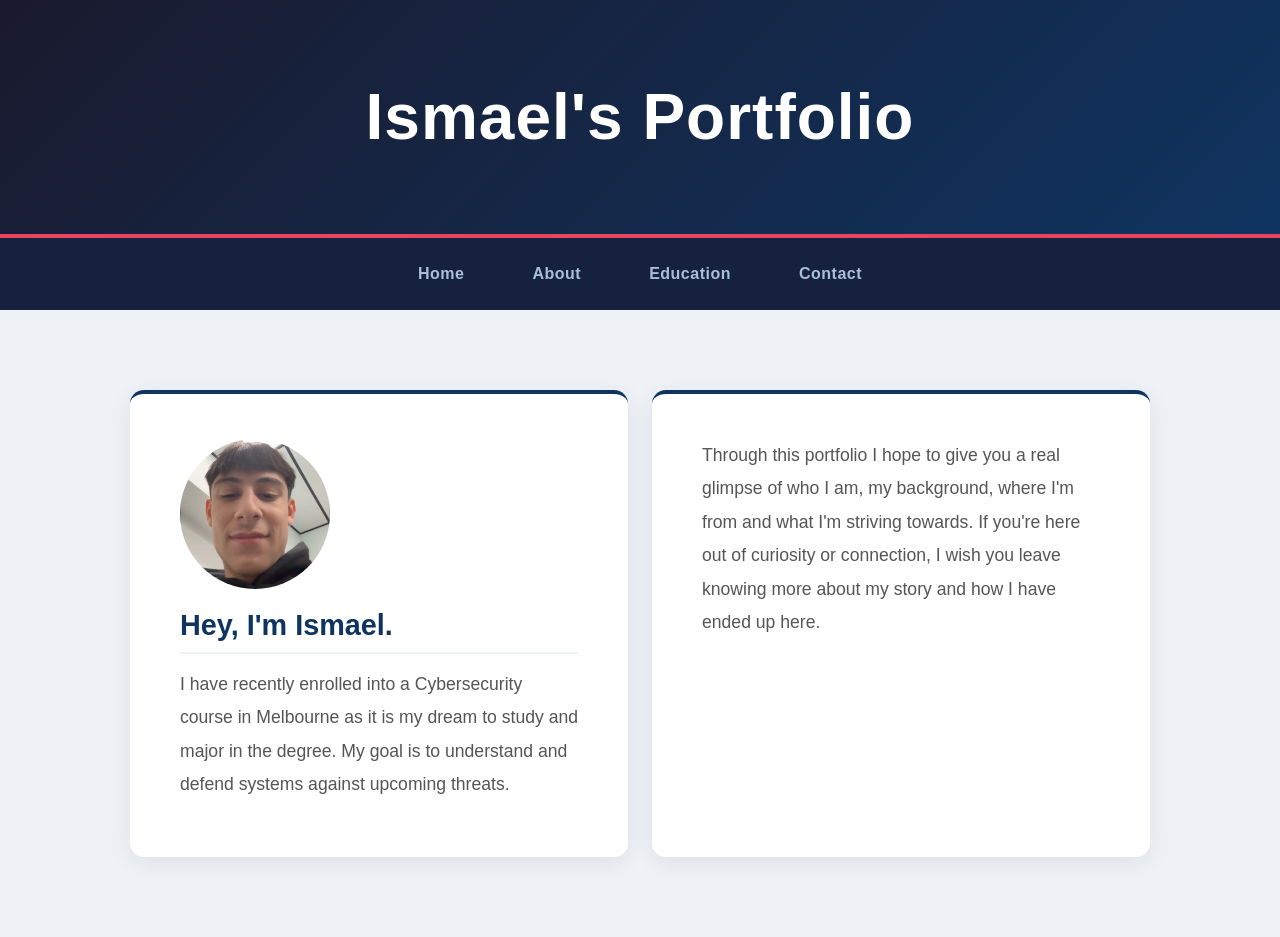
<file: index.html>
<!DOCTYPE html>
<html lang="en">
<head>
  <meta charset="UTF-8" />
  <meta name="viewport" content="width=device-width, initial-scale=1.0"/>
  <title>Ismael's Portfolio</title>
  <link rel="stylesheet" href="style.css">
</head>
<body>

  <header>
    <h1>Ismael's Portfolio</h1>
  </header>

  <nav>
    <a href="index.html">Home</a>
    <a href="about.html">About</a>
    <a href="education.html">Education</a>
    <a href="contact.html">Contact</a>
  </nav>

  <div class="main">

    <div class="intro">
      <img src="Small-man.jpg" alt="Ismael" style="width: 150px; height: 150px; object-fit: cover; border-radius: 50%; display: block; margin-bottom: 20px;">
      <h2>Hey, I'm Ismael.</h2>
      <p>I have recently enrolled into a Cybersecurity course in Melbourne as it is my dream to study and major in the degree. My goal is to understand and defend systems against upcoming threats.</p>
    </div>

    <div class="intro">
      <p>Through this portfolio I hope to give you a real glimpse of who I am, my background, where I'm from and what I'm striving towards. If you're here out of curiosity or connection, I wish you leave knowing more about my story and how I have ended up here.</p>
    </div>

  </div>

</body>
</html>
</file>
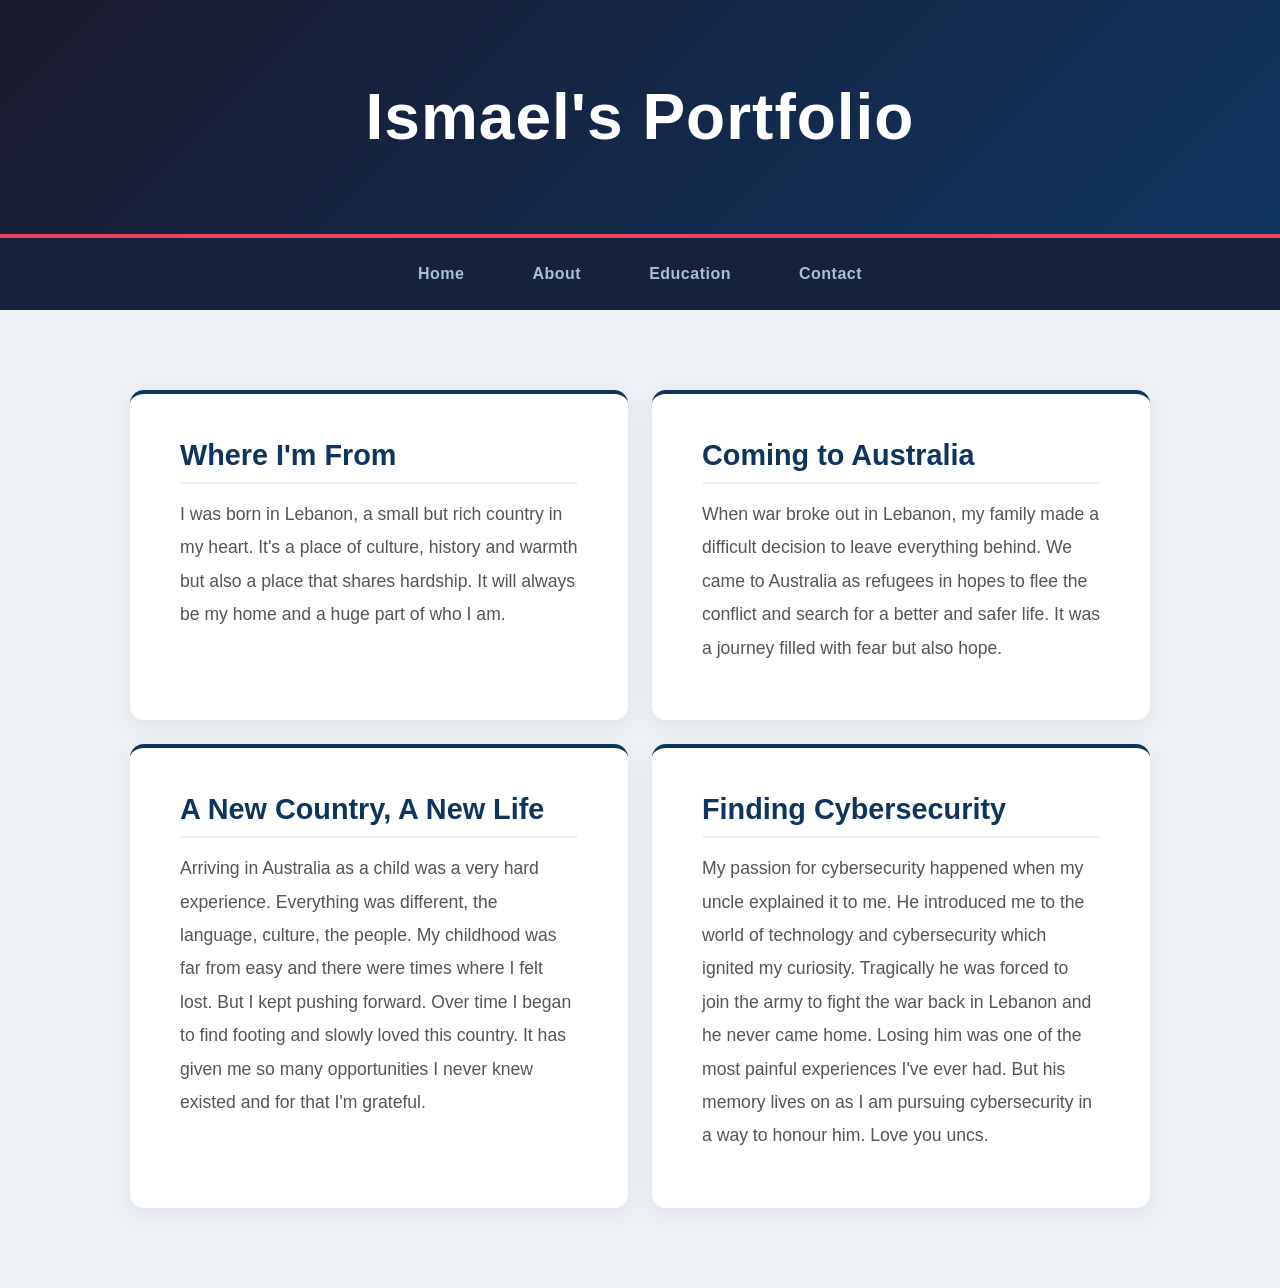
<file: about.html>
<!DOCTYPE html>
<html lang="en">
<head>
  <meta charset="UTF-8" />
  <meta name="viewport" content="width=device-width, initial-scale=1.0"/>
  <title>About — Ismael's Portfolio</title>
  <link rel="stylesheet" href="style.css">
</head>
<body>

  <header>
    <h1>Ismael's Portfolio</h1>
  </header>

  <nav>
    <a href="index.html">Home</a>
    <a href="about.html">About</a>
    <a href="education.html">Education</a>
    <a href="contact.html">Contact</a>
  </nav>

  <div class="main">

    <div class="box">
      <h2>Where I'm From</h2>
      <p>I was born in Lebanon, a small but rich country in my heart. It's a place of culture, history and warmth but also a place that shares hardship. It will always be my home and a huge part of who I am.</p>
    </div>

    <div class="box">
      <h2>Coming to Australia</h2>
      <p>When war broke out in Lebanon, my family made a difficult decision to leave everything behind. We came to Australia as refugees in hopes to flee the conflict and search for a better and safer life. It was a journey filled with fear but also hope.</p>
    </div>

    <div class="box">
      <h2>A New Country, A New Life</h2>
      <p>Arriving in Australia as a child was a very hard experience. Everything was different, the language, culture, the people. My childhood was far from easy and there were times where I felt lost. But I kept pushing forward. Over time I began to find footing and slowly loved this country. It has given me so many opportunities I never knew existed and for that I'm grateful.</p>
    </div>

    <div class="box">
      <h2>Finding Cybersecurity</h2>
      <p>My passion for cybersecurity happened when my uncle explained it to me. He introduced me to the world of technology and cybersecurity which ignited my curiosity. Tragically he was forced to join the army to fight the war back in Lebanon and he never came home. Losing him was one of the most painful experiences I've ever had. But his memory lives on as I am pursuing cybersecurity in a way to honour him. Love you uncs.</p>
    </div>

  </div>

</body>
</html>
</file>
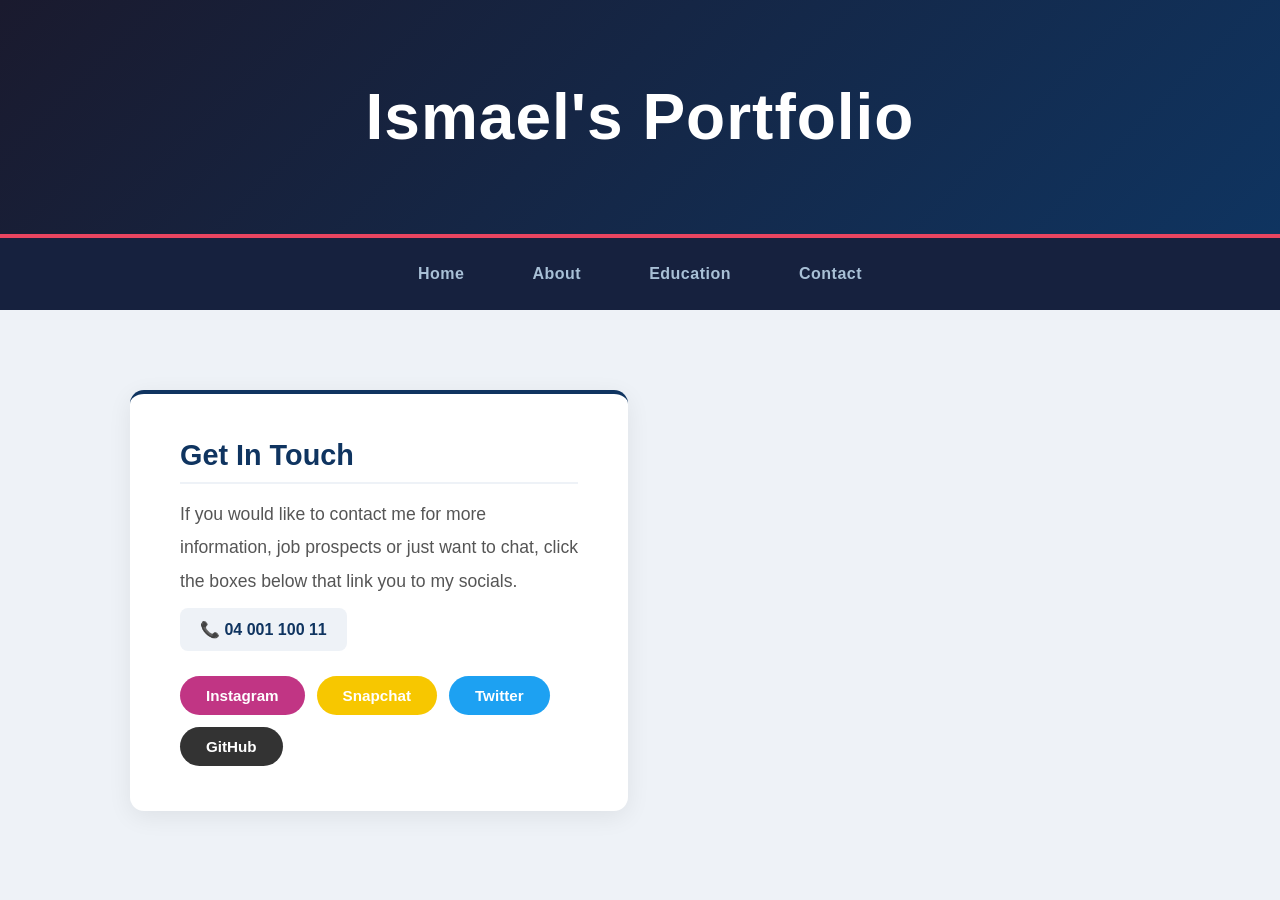
<file: contact.html>
<!DOCTYPE html>
<html lang="en">
<head>
  <meta charset="UTF-8" />
  <meta name="viewport" content="width=device-width, initial-scale=1.0"/>
  <title>Contact — Ismael's Portfolio</title>
  <link rel="stylesheet" href="style.css">
</head>
<body>

  <header>
    <h1>Ismael's Portfolio</h1>
  </header>

  <nav>
    <a href="index.html">Home</a>
    <a href="about.html">About</a>
    <a href="education.html">Education</a>
    <a href="contact.html">Contact</a>
  </nav>

  <div class="main">

    <div class="box">
      <h2>Get In Touch</h2>
      <p>If you would like to contact me for more information, job prospects or just want to chat, click the boxes below that link you to my socials.</p>
      <div class="phone">📞 04 001 100 11</div>
      <div class="socials">
        <a href="https://www.instagram.com" target="_blank" class="instagram">Instagram</a>
        <a href="https://www.snapchat.com" target="_blank" class="snapchat">Snapchat</a>
        <a href="https://www.twitter.com" target="_blank" class="twitter">Twitter</a>
        <a href="https://www.github.com" target="_blank" class="github">GitHub</a>
      </div>
    </div>

  </div>

</body>
</html>
</file>
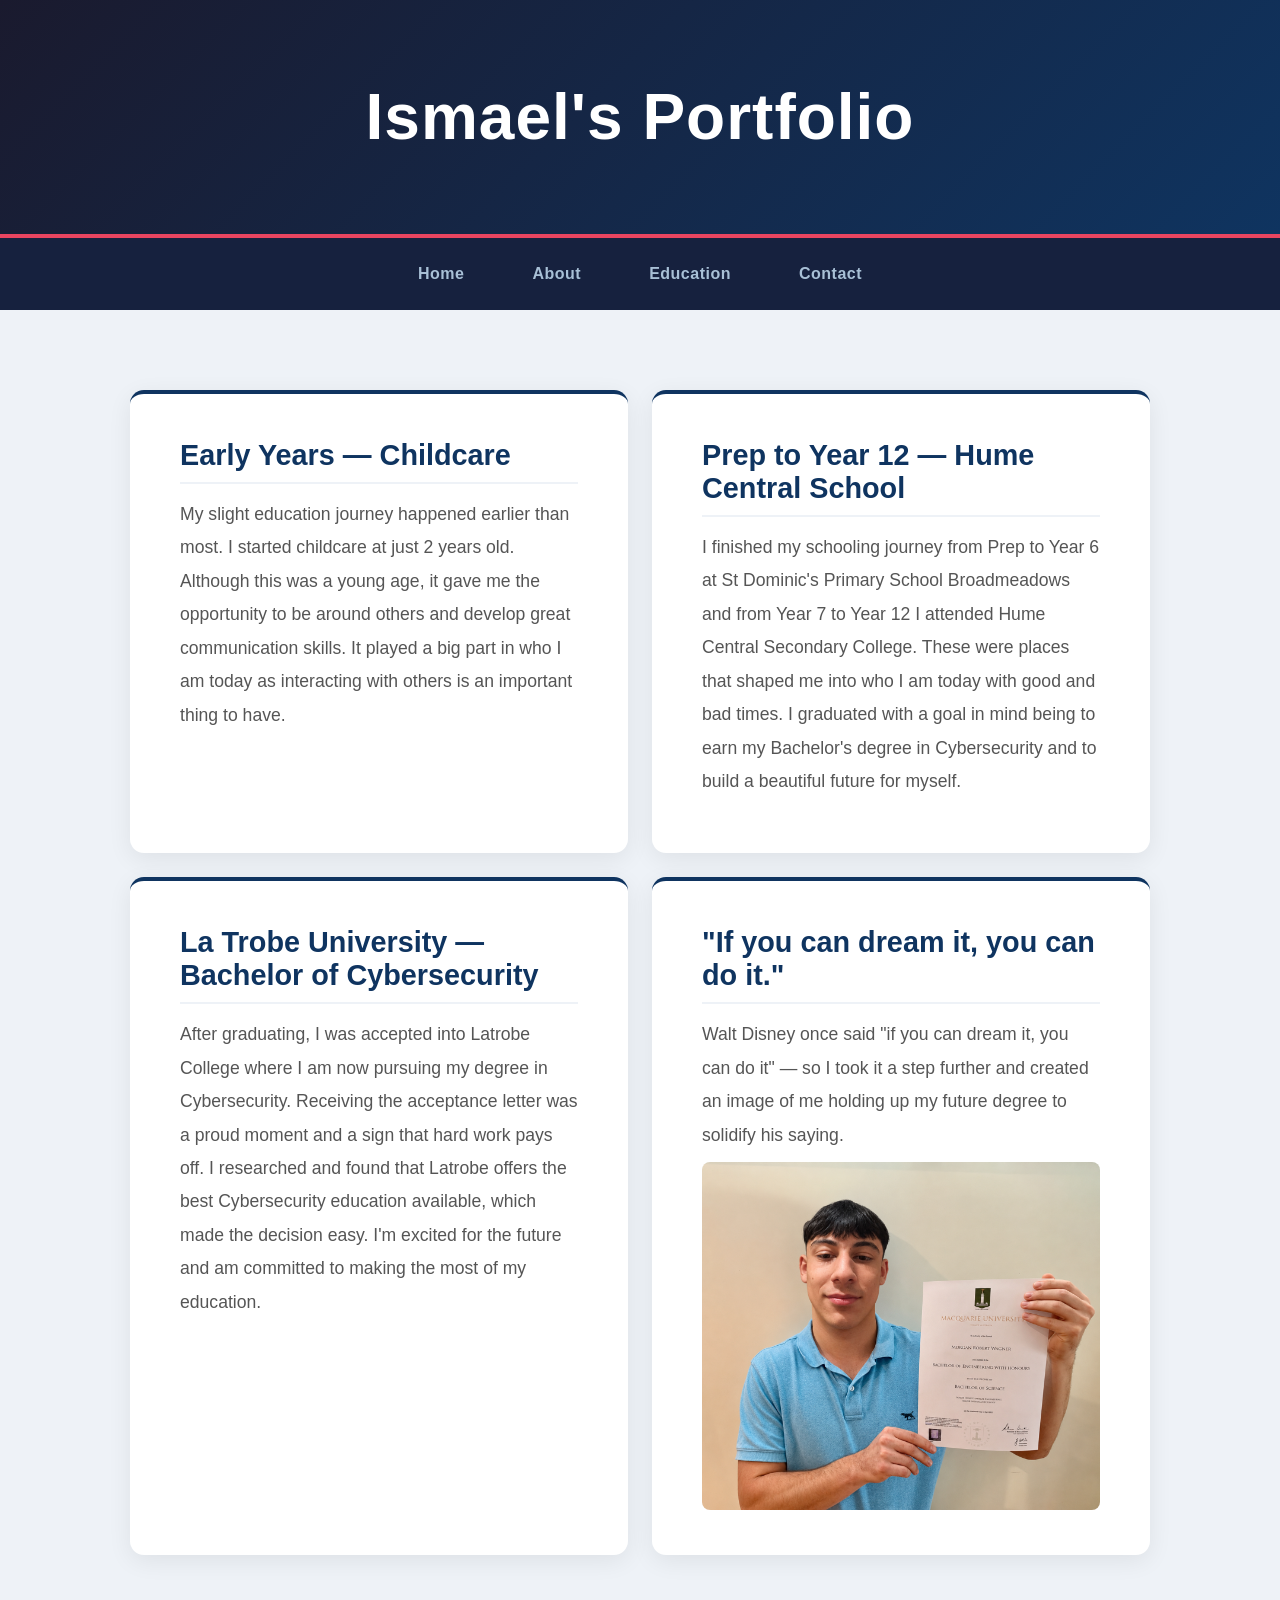
<file: education.html>
<!DOCTYPE html>
<html lang="en">
<head>
  <meta charset="UTF-8" />
  <meta name="viewport" content="width=device-width, initial-scale=1.0"/>
  <title>Education — Ismael's Portfolio</title>
  <link rel="stylesheet" href="style.css">
</head>
<body>

  <header>
    <h1>Ismael's Portfolio</h1>
  </header>

  <nav>
    <a href="index.html">Home</a>
    <a href="about.html">About</a>
    <a href="education.html">Education</a>
    <a href="contact.html">Contact</a>
  </nav>

  <div class="main">

    <div class="box">
      <h2>Early Years — Childcare</h2>
      <p>My slight education journey happened earlier than most. I started childcare at just 2 years old. Although this was a young age, it gave me the opportunity to be around others and develop great communication skills. It played a big part in who I am today as interacting with others is an important thing to have.</p>
    </div>

    <div class="box">
      <h2>Prep to Year 12 — Hume Central School</h2>
      <p>I finished my schooling journey from Prep to Year 6 at St Dominic's Primary School Broadmeadows and from Year 7 to Year 12 I attended Hume Central Secondary College. These were places that shaped me into who I am today with good and bad times. I graduated with a goal in mind being to earn my Bachelor's degree in Cybersecurity and to build a beautiful future for myself.</p>
    </div>

    <div class="box">
      <h2>La Trobe University — Bachelor of Cybersecurity</h2>
      <p>After graduating, I was accepted into Latrobe College where I am now pursuing my degree in Cybersecurity. Receiving the acceptance letter was a proud moment and a sign that hard work pays off. I researched and found that Latrobe offers the best Cybersecurity education available, which made the decision easy. I'm excited for the future and am committed to making the most of my education.</p>
    </div>

    <div class="box">
      <h2>"If you can dream it, you can do it."</h2>
      <p>Walt Disney once said "if you can dream it, you can do it" — so I took it a step further and created an image of me holding up my future degree to solidify his saying.</p>
      <img src="bigman-graduate.png" alt="Me holding my future degree" style="width: 100%; max-width: 400px; border-radius: 8px; display: block;">
    </div>

  </div>

</body>
</html>
</file>
<file: style.css>
* {
  margin: 0;
  padding: 0;
  box-sizing: border-box;
}

body {
  font-family: 'Calibri', sans-serif;
  background-color: #eef2f7;
  color: #222;
}

header {
  background: linear-gradient(135deg, #1a1a2e, #0f3460);
  color: white;
  padding: 60px;
  text-align: center;
  border-bottom: 4px solid #e94560;
}

header h1 {
  font-size: 3rem;
  letter-spacing: 1px;
}

nav {
  background-color: #16213e;
  padding: 15px 60px;
  display: flex;
  justify-content: center;
  gap: 10px;
}

nav a {
  text-decoration: none;
  color: #a8c0d6;
  font-size: 0.95rem;
  font-weight: 600;
  padding: 9px 24px;
  border-radius: 25px;
  letter-spacing: 0.5px;
  transition: background-color 0.25s, color 0.25s;
}

nav a:hover {
  background-color: #e94560;
  color: #fff;
}

.main {
  padding: 60px 20px;
  display: flex;
  flex-direction: column;
  gap: 24px;
  max-width: 780px;
  margin: 0 auto;
}

.intro, .box {
  background: white;
  border-radius: 14px;
  padding: 40px 45px;
  box-shadow: 0 6px 24px rgba(0,0,0,0.07);
  border-top: 4px solid #0f3460;
  transition: transform 0.2s, box-shadow 0.2s;
}

.intro:hover, .box:hover {
  transform: translateY(-3px);
  box-shadow: 0 12px 30px rgba(0,0,0,0.1);
}

h2 {
  font-size: 1.6rem;
  color: #0f3460;
  margin-bottom: 14px;
  padding-bottom: 10px;
  border-bottom: 2px solid #eef2f7;
}

p {
  font-size: 1.05rem;
  line-height: 1.9;
  color: #555;
  margin-bottom: 10px;
}

img {
  border-radius: 10px;
}

.phone {
  font-size: 1rem;
  color: #0f3460;
  font-weight: 700;
  margin-bottom: 25px;
  padding: 12px 20px;
  background-color: #eef2f7;
  border-radius: 8px;
  display: inline-block;
}

.socials {
  display: flex;
  flex-wrap: wrap;
  gap: 12px;
}

.socials a {
  text-decoration: none;
  color: white;
  font-weight: 600;
  font-size: 0.95rem;
  padding: 11px 26px;
  border-radius: 25px;
  transition: opacity 0.2s, transform 0.2s;
}

.socials a:hover {
  opacity: 0.85;
  transform: translateY(-2px);
}

.instagram { background-color: #C13584; }
.snapchat  { background-color: #f7c700; color: #000; }
.twitter   { background-color: #1DA1F2; }
.github    { background-color: #333; }

/* ── Tablet (768px and above) ── */
@media (min-width: 768px) {

  header {
    padding: 70px 80px;
  }

  header h1 {
    font-size: 3.4rem;
  }

  nav {
    padding: 16px 80px;
    gap: 15px;
  }

  .main {
    padding: 70px 40px;
    max-width: 900px;
  }

}

/* ── Desktop (1100px and above) ── */
@media (min-width: 1100px) {

  header {
    padding: 80px 120px;
  }

  header h1 {
    font-size: 4rem;
  }

  nav {
    padding: 18px 120px;
    gap: 20px;
  }

  nav a {
    font-size: 1rem;
  }

  .main {
    padding: 80px 40px;
    max-width: 1100px;
    display: grid;
    grid-template-columns: 1fr 1fr;
    margin: 0 auto;
  }

  .intro, .box {
    padding: 45px 50px;
  }

  h2 {
    font-size: 1.8rem;
  }

  p {
    font-size: 1.1rem;
  }

}
</file>
